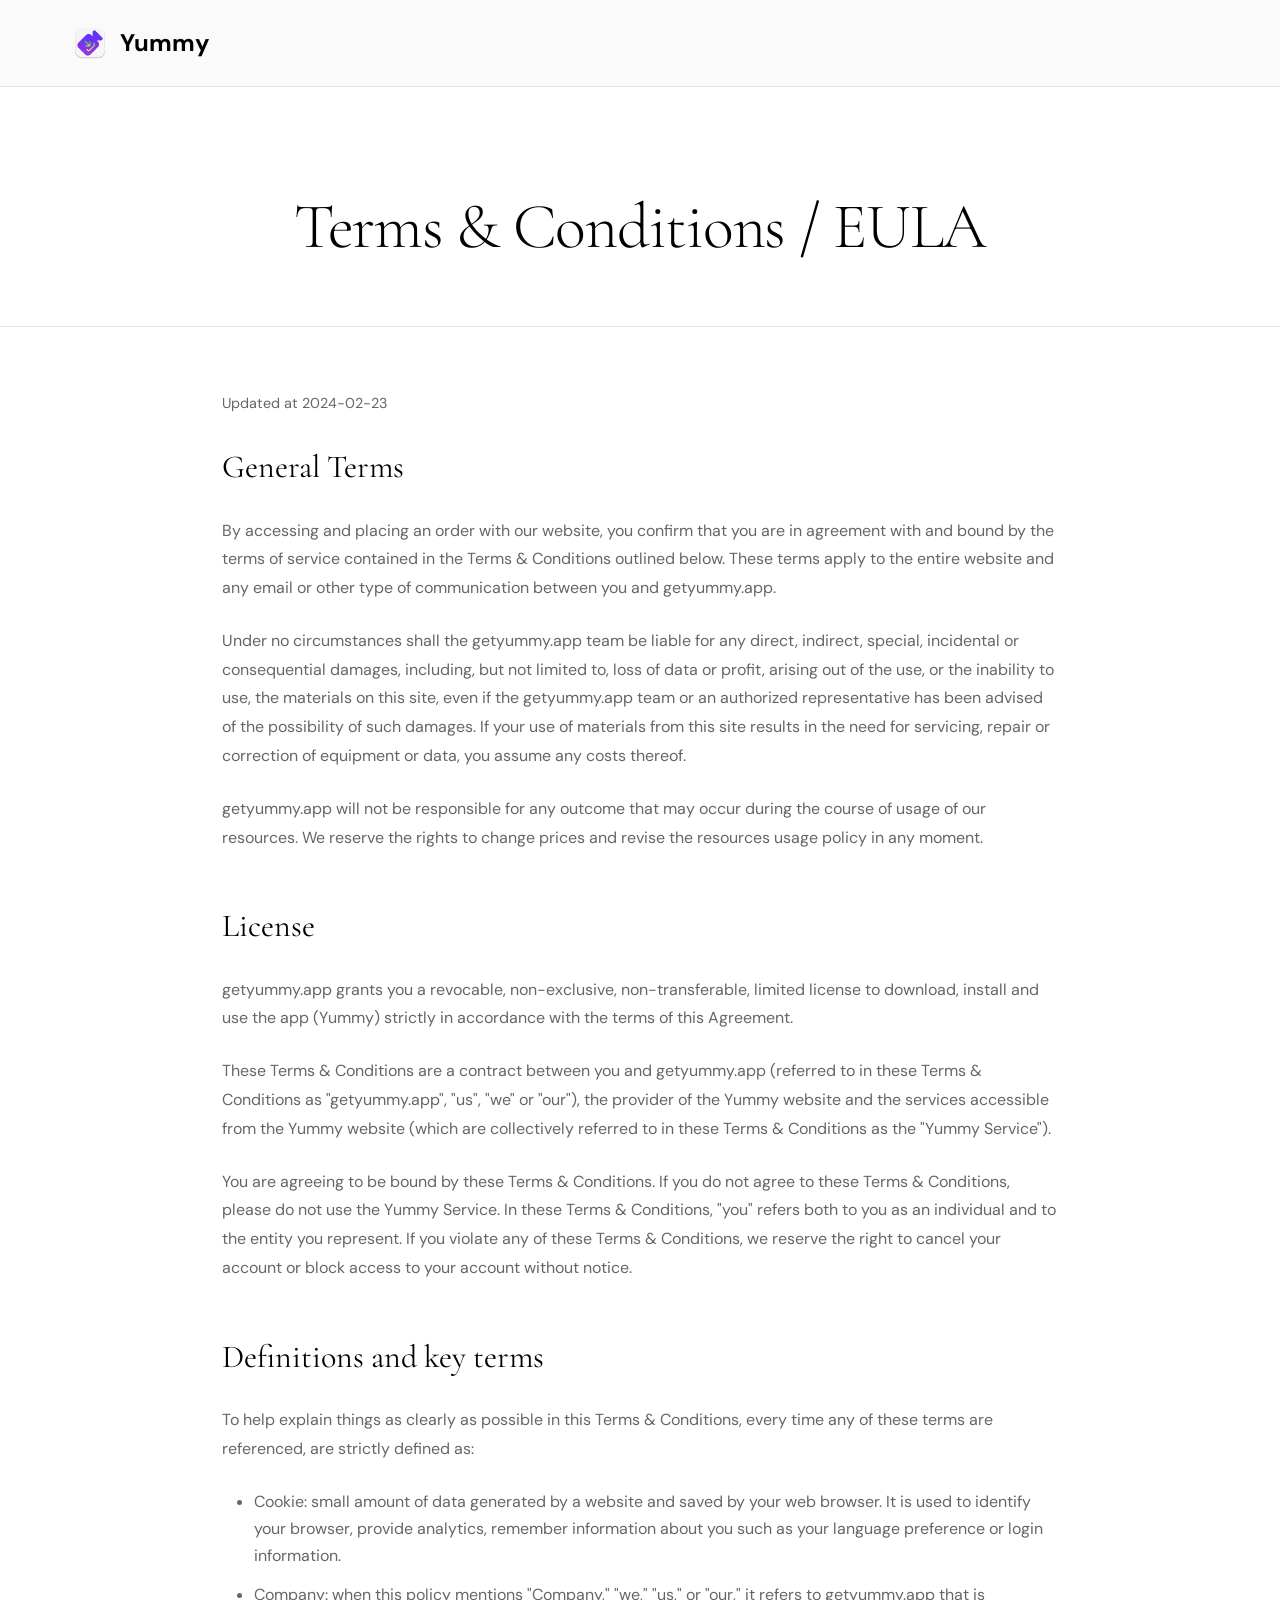
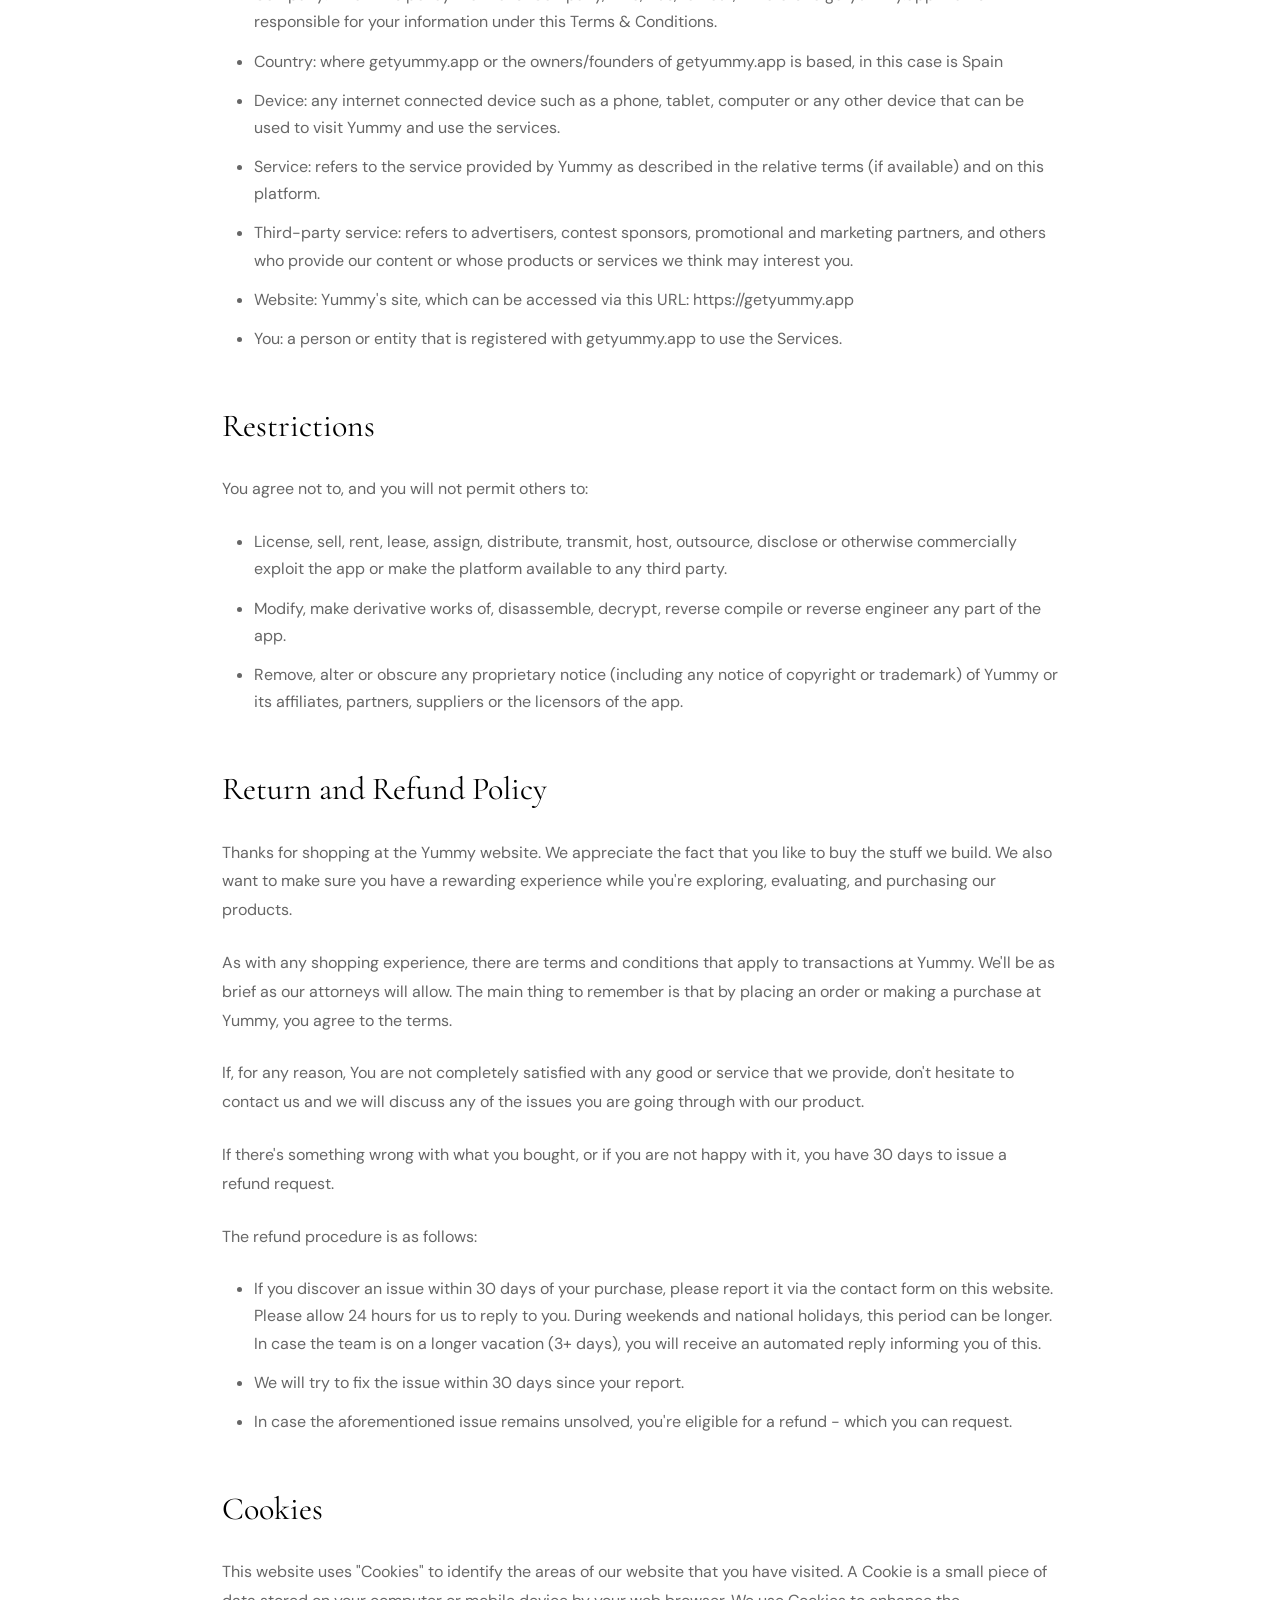
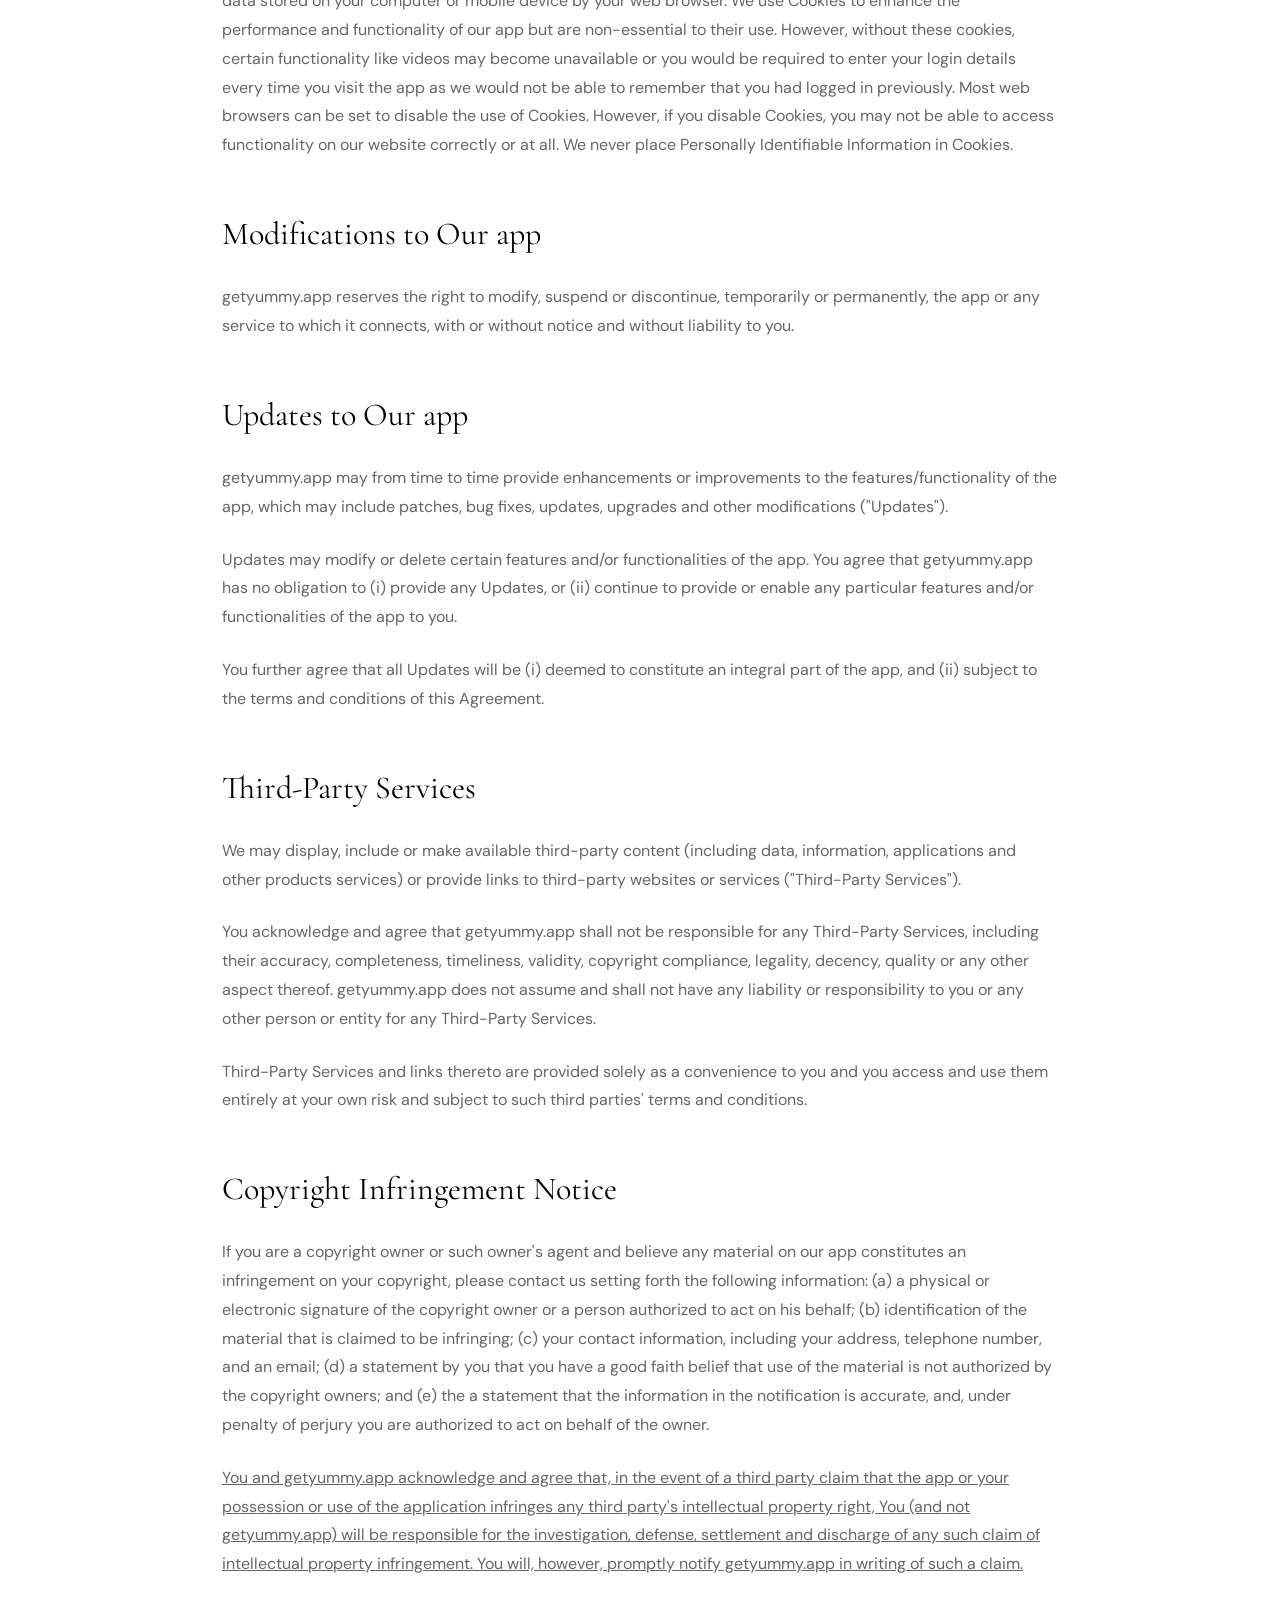
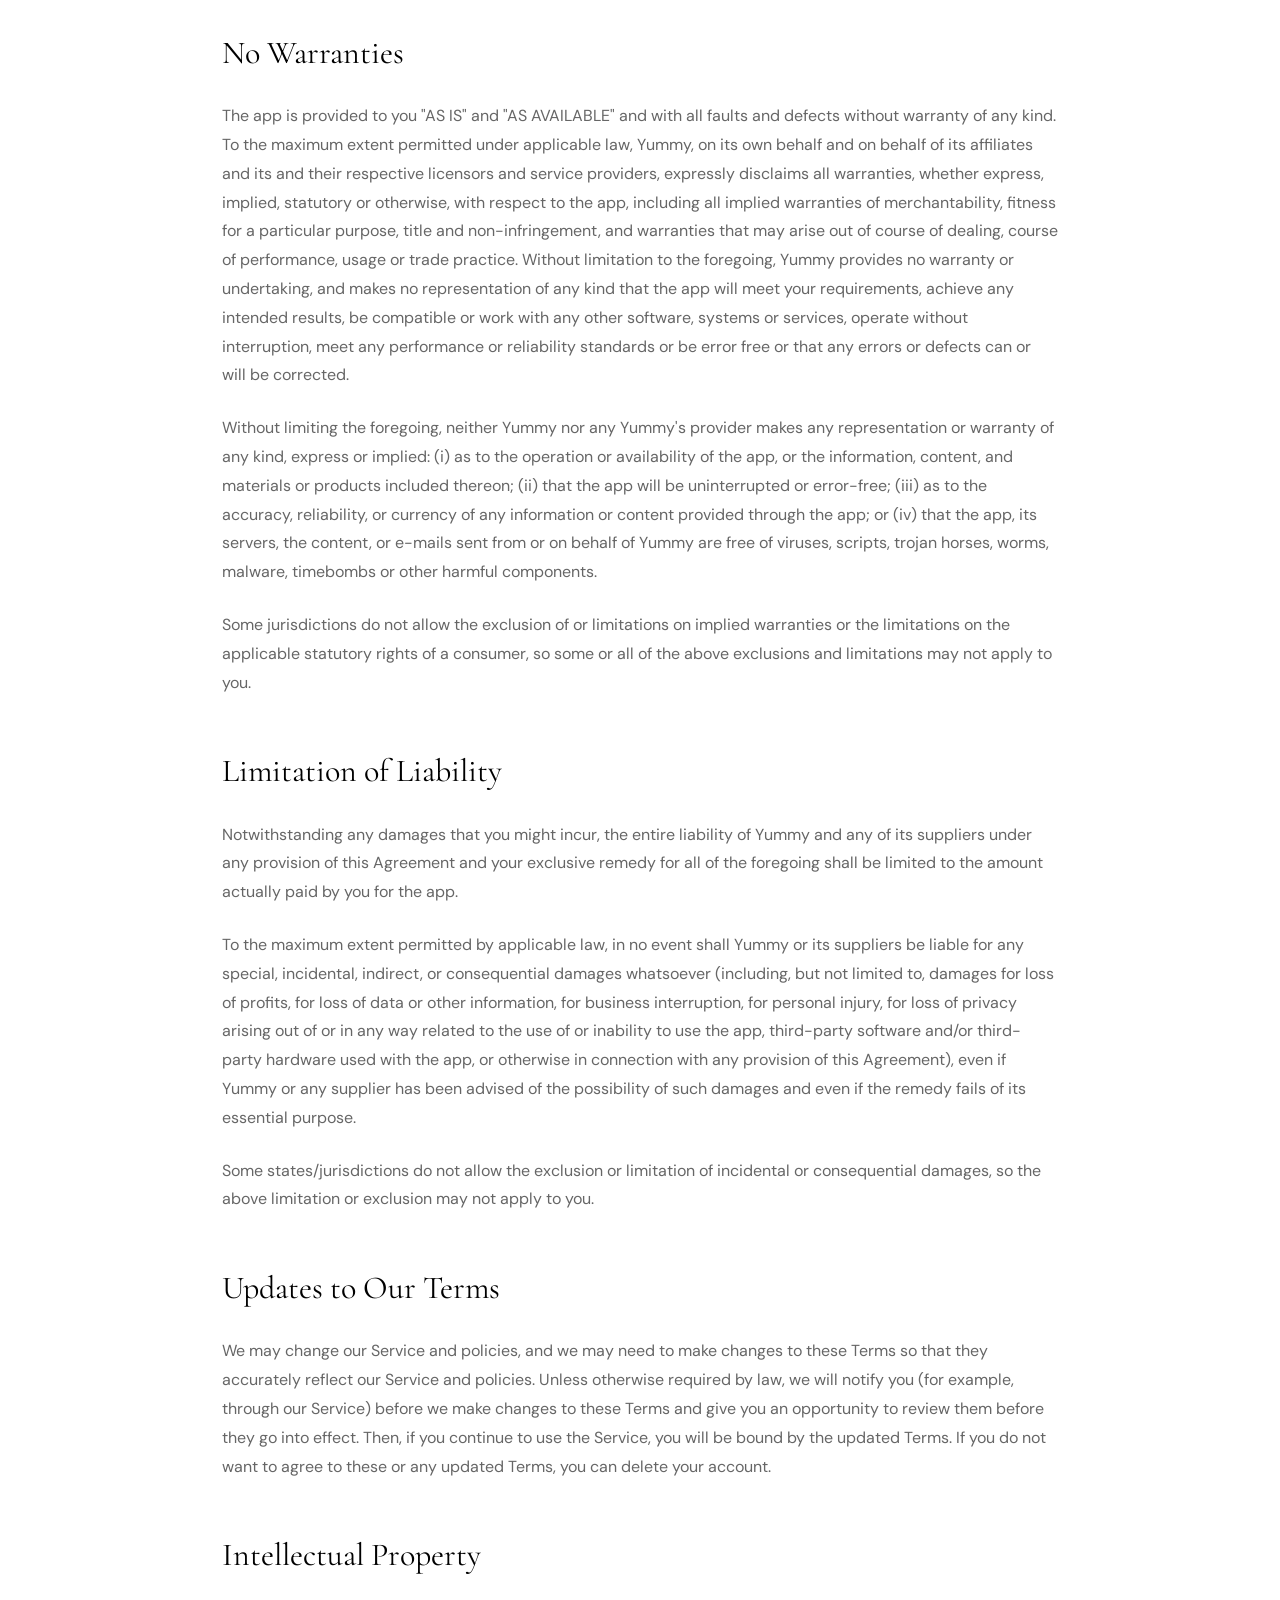
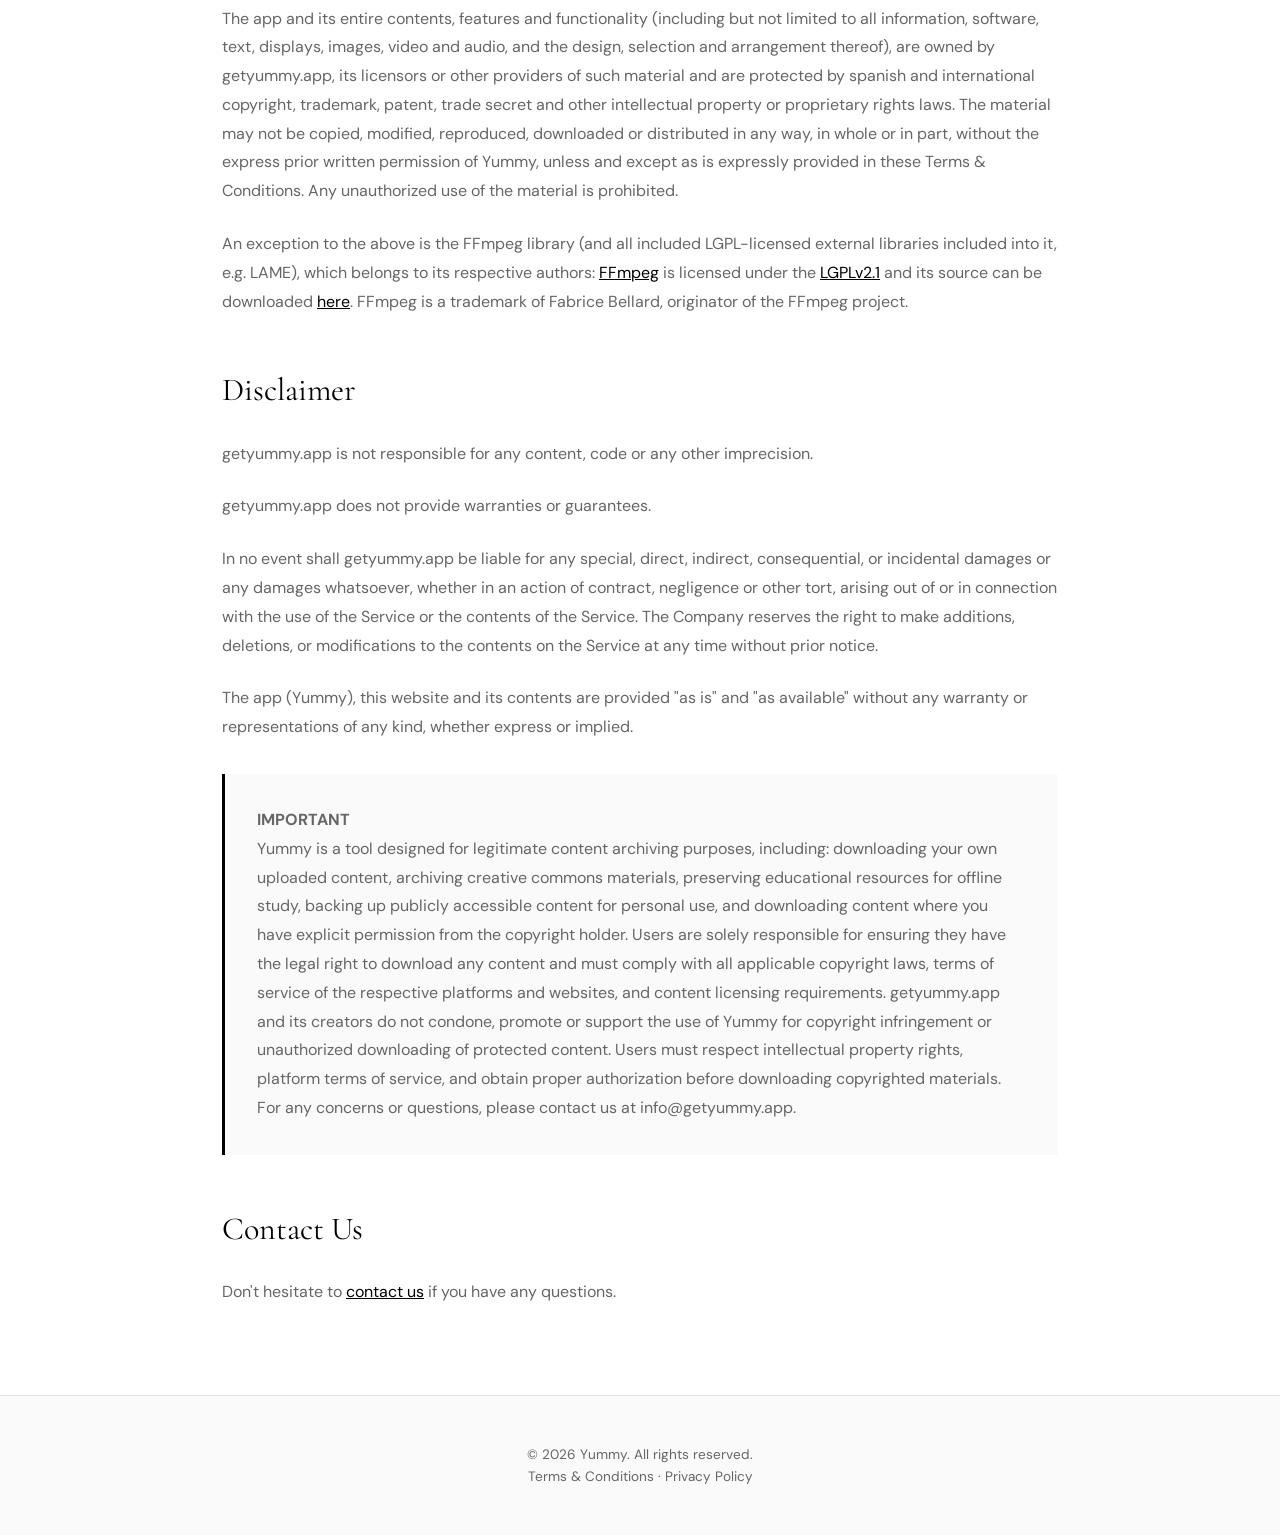
<file: tos.html>
<!doctype html>
<html lang="en">
<!-- Copyright (c) 2021, Dr.Kameleon -->

<head>
    <title>Yummy | Terms & Conditions</title>
    <script type="application/ld+json">
        {
          "@context": "https://schema.org",
          "@type": "SoftwareApplication",
          "image": "https://getyummy.app/images/logo.png",
          "name": "Yummy",
          "operatingSystem": "macOS",
          "description" : "Effortlessly download videos and music from popular video platforms and hundreds of supported websites. Convert and export them to your preferred format with just a few clicks. Perfect for archiving educational content, personal projects, and creative commons materials. Simple, fast, and no-fuss.",
          "downloadURL" : "https://github.com/YummyVideos/yummy/releases/latest/download/yummy.zip",
          "applicationCategory": "MultimediaApplication",
          "offers": {
            "@type": "Offer",
            "price": "14.99",
            "priceCurrency": "USD"
          }
        }
    </script>
    
    <!-- Meta -->
    <meta charset="utf-8">
    <meta name="viewport" content="width=device-width, initial-scale=1, shrink-to-fit=no">
    <meta name="description" content="Effortlessly download videos and music from popular video platforms and hundreds of supported websites. Convert and export them to your preferred format with just a few clicks. Perfect for archiving educational content, personal projects, and creative commons materials. Simple, fast, and no-fuss.">
    <meta name="keywords" content="video downloader, video archiving tool, media converter, mac video downloader, download educational videos, video backup tool, content archiving, mac app, media management">
    <meta name="robots" content="noindex">

    <link rel="canonical" href="https://getyummy.app">

    <!-- Open Graph / Facebook -->
    <meta property="og:type" content="website">
    <meta property="og:url" content="https://getyummy.app">
    <meta property="og:title" content="Yummy | Terms & Conditions">
    <meta property="og:description" content="Effortlessly download videos and music from popular video platforms and hundreds of supported websites. Convert and export them to your preferred format with just a few clicks. Perfect for archiving educational content, personal projects, and creative commons materials. Simple, fast, and no-fuss.">
    <meta property="og:image" content="https://getyummy.app/images/thumbshot.png">

    <!-- Twitter -->
    <meta property="twitter:card" content="summary_large_image">
    <meta property="twitter:url" content="https://getyummy.app">
    <meta property="twitter:title" content="Yummy | Terms & Conditions">
    <meta property="twitter:description" content="Effortlessly download videos and music from popular video platforms and hundreds of supported websites. Convert and export them to your preferred format with just a few clicks. Perfect for archiving educational content, personal projects, and creative commons materials. Simple, fast, and no-fuss.">
    <meta property="twitter:image" content="https://getyummy.app/images/thumbshot.png">

    <!-- FavIcon -->
    <link rel="apple-touch-icon" sizes="57x57" href="favico/apple-icon-57x57.png">
    <link rel="apple-touch-icon" sizes="60x60" href="favico/apple-icon-60x60.png">
    <link rel="apple-touch-icon" sizes="72x72" href="favico/apple-icon-72x72.png">
    <link rel="apple-touch-icon" sizes="76x76" href="favico/apple-icon-76x76.png">
    <link rel="apple-touch-icon" sizes="114x114" href="favico/apple-icon-114x114.png">
    <link rel="apple-touch-icon" sizes="120x120" href="favico/apple-icon-120x120.png">
    <link rel="apple-touch-icon" sizes="144x144" href="favico/apple-icon-144x144.png">
    <link rel="apple-touch-icon" sizes="152x152" href="favico/apple-icon-152x152.png">
    <link rel="apple-touch-icon" sizes="180x180" href="favico/apple-icon-180x180.png">
    <link rel="icon" type="image/png" sizes="192x192"  href="favico/android-icon-192x192.png">
    <link rel="icon" type="image/png" sizes="32x32" href="favico/favicon-32x32.png">
    <link rel="icon" type="image/png" sizes="96x96" href="favico/favicon-96x96.png">
    <link rel="icon" type="image/png" sizes="16x16" href="favico/favicon-16x16.png">
    <link rel="manifest" href="manifest.json">
    <meta name="msapplication-TileColor" content="#ffffff">
    <meta name="msapplication-TileImage" content="favico/ms-icon-144x144.png">
    <meta name="theme-color" content="#ffffff">

    <!-- Fonts -->
    <link rel="preconnect" href="https://fonts.googleapis.com">
    <link rel="preconnect" href="https://fonts.gstatic.com" crossorigin>
    <link href="https://fonts.googleapis.com/css2?family=DM+Sans:wght@400;500;700&family=Cormorant+Garamond:wght@300;400&display=swap" rel="stylesheet">

    <style>
        :root {
            --primary: #000;
            --secondary: #666;
            --accent: #0066FF;
            --bg: #FAFAFA;
            --white: #FFF;
            --border: #E5E5E5;
        }

        * {
            margin: 0;
            padding: 0;
            box-sizing: border-box;
        }

        body {
            font-family: 'DM Sans', -apple-system, BlinkMacSystemFont, sans-serif;
            color: var(--primary);
            background: var(--bg);
            line-height: 1.6;
            -webkit-font-smoothing: antialiased;
        }

        .container {
            max-width: 900px;
            margin: 0 auto;
            padding: 0 2rem;
        }

        /* Navigation */
        nav {
            position: fixed;
            top: 0;
            left: 0;
            right: 0;
            background: rgba(250, 250, 250, 0.95);
            backdrop-filter: blur(20px);
            z-index: 1000;
            border-bottom: 1px solid var(--border);
        }

        .nav-content {
            max-width: 1200px;
            margin: 0 auto;
            padding: 1.5rem 2rem;
            display: flex;
            justify-content: space-between;
            align-items: center;
        }

        .logo {
            display: flex;
            align-items: center;
            gap: 0.75rem;
            font-size: 1.5rem;
            font-weight: 700;
            text-decoration: none;
            color: var(--primary);
        }

        .logo img {
            width: 36px;
            height: 36px;
        }

        /* Hero */
        .hero {
            padding: 12rem 0 4rem;
            text-align: center;
            background: var(--white);
            border-bottom: 1px solid var(--border);
        }

        .hero h1 {
            font-family: 'Cormorant Garamond', serif;
            font-size: clamp(2.5rem, 6vw, 4rem);
            font-weight: 300;
            line-height: 1.1;
            letter-spacing: -0.02em;
        }

        /* Content */
        .content {
            padding: 4rem 0;
            background: var(--white);
        }

        .content p {
            margin-bottom: 1.5rem;
            color: var(--secondary);
            line-height: 1.8;
        }

        .content h2 {
            font-family: 'Cormorant Garamond', serif;
            font-size: 2rem;
            font-weight: 400;
            margin: 3rem 0 1.5rem;
            color: var(--primary);
        }

        .content h2:first-of-type {
            margin-top: 0;
        }

        .content ul {
            margin: 1rem 0 1.5rem 2rem;
            color: var(--secondary);
        }

        .content li {
            margin-bottom: 0.75rem;
            line-height: 1.7;
        }

        .content a {
            color: var(--primary);
            text-decoration: underline;
        }

        .content a:hover {
            color: var(--accent);
        }

        .highlight {
            background: var(--bg);
            padding: 2rem;
            border-left: 3px solid var(--primary);
            margin: 2rem 0;
        }

        .highlight p {
            margin-bottom: 0;
        }

        .updated {
            color: var(--secondary);
            font-size: 0.9rem;
            margin-bottom: 2rem;
        }

        /* Footer */
        footer {
            padding: 3rem 0;
            border-top: 1px solid var(--border);
            text-align: center;
        }

        .footer-content {
            max-width: 900px;
            margin: 0 auto;
        }

        .footer-links {
            font-size: 0.85rem;
            color: var(--secondary);
        }

        .footer-links a {
            color: var(--secondary);
            text-decoration: none;
            transition: color 0.2s;
        }

        .footer-links a:hover {
            color: var(--primary);
        }

        /* Responsive */
        @media (max-width: 768px) {
            .hero {
                padding: 10rem 0 3rem;
            }

            .content {
                padding: 3rem 0;
            }

            .content h2 {
                font-size: 1.5rem;
            }
        }
    </style>

    <script async src="https://cdn.paddle.com/paddle/paddle.js" onLoad="Paddle.Setup({vendor: 8559});"></script>
    
    <!-- Google Analytics -->
    <script async src="https://www.googletagmanager.com/gtag/js?id=G-8RJ3T54GXT"></script>
    <script>
      window.dataLayer = window.dataLayer || [];
      function gtag(){dataLayer.push(arguments);}
      gtag('js', new Date());
      gtag('config', 'G-8RJ3T54GXT');
    </script>
</head>

<body>
    <!-- Navigation -->
    <nav>
        <div class="nav-content">
            <a href="index.html" class="logo">
                <img src="images/logo.png" alt="Yummy Logo">
                <span>Yummy</span>
            </a>
        </div>
    </nav>

    <!-- Hero Section -->
    <section class="hero">
        <div class="container">
            <h1>Terms & Conditions / EULA</h1>
        </div>
    </section>

    <!-- Content Section -->
    <section class="content">
        <div class="container">
            <p class="updated">Updated at 2024-02-23</p>
            
            <h2>General Terms</h2>
            <p>By accessing and placing an order with our website, you confirm that you are in agreement with and bound by the terms of service contained in the Terms & Conditions outlined below. These terms apply to the entire website and any email or other type of communication between you and getyummy.app.</p>
            <p>Under no circumstances shall the getyummy.app team be liable for any direct, indirect, special, incidental or consequential damages, including, but not limited to, loss of data or profit, arising out of the use, or the inability to use, the materials on this site, even if the getyummy.app team or an authorized representative has been advised of the possibility of such damages. If your use of materials from this site results in the need for servicing, repair or correction of equipment or data, you assume any costs thereof.</p>
            <p>getyummy.app will not be responsible for any outcome that may occur during the course of usage of our resources. We reserve the rights to change prices and revise the resources usage policy in any moment.</p>
            
            <h2>License</h2>
            <p>getyummy.app grants you a revocable, non-exclusive, non-transferable, limited license to download, install and use the app (Yummy) strictly in accordance with the terms of this Agreement.</p>
            <p>These Terms & Conditions are a contract between you and getyummy.app (referred to in these Terms & Conditions as "getyummy.app", "us", "we" or "our"), the provider of the Yummy website and the services accessible from the Yummy website (which are collectively referred to in these Terms & Conditions as the "Yummy Service").</p>
            <p>You are agreeing to be bound by these Terms & Conditions. If you do not agree to these Terms & Conditions, please do not use the Yummy Service. In these Terms & Conditions, "you" refers both to you as an individual and to the entity you represent. If you violate any of these Terms & Conditions, we reserve the right to cancel your account or block access to your account without notice.</p>
            
            <h2>Definitions and key terms</h2>
            <p>To help explain things as clearly as possible in this Terms & Conditions, every time any of these terms are referenced, are strictly defined as:</p>
            <ul>
                <li>Cookie: small amount of data generated by a website and saved by your web browser. It is used to identify your browser, provide analytics, remember information about you such as your language preference or login information.</li>
                <li>Company: when this policy mentions "Company," "we," "us," or "our," it refers to getyummy.app that is responsible for your information under this Terms & Conditions.</li>
                <li>Country: where getyummy.app or the owners/founders of getyummy.app is based, in this case is Spain</li>
                <li>Device: any internet connected device such as a phone, tablet, computer or any other device that can be used to visit Yummy and use the services.</li>
                <li>Service: refers to the service provided by Yummy as described in the relative terms (if available) and on this platform.</li>
                <li>Third-party service: refers to advertisers, contest sponsors, promotional and marketing partners, and others who provide our content or whose products or services we think may interest you.</li>
                <li>Website: Yummy's site, which can be accessed via this URL: https://getyummy.app</li>
                <li>You: a person or entity that is registered with getyummy.app to use the Services.</li>
            </ul>
            
            <h2>Restrictions</h2>
            <p>You agree not to, and you will not permit others to:</p>
            <ul>
                <li>License, sell, rent, lease, assign, distribute, transmit, host, outsource, disclose or otherwise commercially exploit the app or make the platform available to any third party.</li>
                <li>Modify, make derivative works of, disassemble, decrypt, reverse compile or reverse engineer any part of the app.</li>
                <li>Remove, alter or obscure any proprietary notice (including any notice of copyright or trademark) of Yummy or its affiliates, partners, suppliers or the licensors of the app.</li>
            </ul>

            <h2>Return and Refund Policy</h2>
            <p>Thanks for shopping at the Yummy website. We appreciate the fact that you like to buy the stuff we build. We also want to make sure you have a rewarding experience while you're exploring, evaluating, and purchasing our products.</p>
            <p>As with any shopping experience, there are terms and conditions that apply to transactions at Yummy. We'll be as brief as our attorneys will allow. The main thing to remember is that by placing an order or making a purchase at Yummy, you agree to the terms.</p>
            <p>If, for any reason, You are not completely satisfied with any good or service that we provide, don't hesitate to contact us and we will discuss any of the issues you are going through with our product.</p>
            <p>If there's something wrong with what you bought, or if you are not happy with it, you have 30 days to issue a refund request.</p>
            <p>The refund procedure is as follows:</p>
            <ul>
                <li>If you discover an issue within 30 days of your purchase, please report it via the contact form on this website. Please allow 24 hours for us to reply to you. During weekends and national holidays, this period can be longer. In case the team is on a longer vacation (3+ days), you will receive an automated reply informing you of this.</li>
                <li>We will try to fix the issue within 30 days since your report.</li>
                <li>In case the aforementioned issue remains unsolved, you're eligible for a refund - which you can request.</li>
            </ul>
            
            <h2>Cookies</h2>
            <p>This website uses "Cookies" to identify the areas of our website that you have visited. A Cookie is a small piece of data stored on your computer or mobile device by your web browser. We use Cookies to enhance the performance and functionality of our app but are non-essential to their use. However, without these cookies, certain functionality like videos may become unavailable or you would be required to enter your login details every time you visit the app as we would not be able to remember that you had logged in previously. Most web browsers can be set to disable the use of Cookies. However, if you disable Cookies, you may not be able to access functionality on our website correctly or at all. We never place Personally Identifiable Information in Cookies.</p>
            
            <h2>Modifications to Our app</h2>
            <p>getyummy.app reserves the right to modify, suspend or discontinue, temporarily or permanently, the app or any service to which it connects, with or without notice and without liability to you.</p>
            
            <h2>Updates to Our app</h2>
            <p>getyummy.app may from time to time provide enhancements or improvements to the features/functionality of the app, which may include patches, bug fixes, updates, upgrades and other modifications ("Updates").</p>
            <p>Updates may modify or delete certain features and/or functionalities of the app. You agree that getyummy.app has no obligation to (i) provide any Updates, or (ii) continue to provide or enable any particular features and/or functionalities of the app to you.</p>
            <p>You further agree that all Updates will be (i) deemed to constitute an integral part of the app, and (ii) subject to the terms and conditions of this Agreement.</p>
            
            <h2>Third-Party Services</h2>
            <p>We may display, include or make available third-party content (including data, information, applications and other products services) or provide links to third-party websites or services ("Third-Party Services").</p>
            <p>You acknowledge and agree that getyummy.app shall not be responsible for any Third-Party Services, including their accuracy, completeness, timeliness, validity, copyright compliance, legality, decency, quality or any other aspect thereof. getyummy.app does not assume and shall not have any liability or responsibility to you or any other person or entity for any Third-Party Services.</p>
            <p>Third-Party Services and links thereto are provided solely as a convenience to you and you access and use them entirely at your own risk and subject to such third parties' terms and conditions.</p>
            
            <h2>Copyright Infringement Notice</h2>
            <p>If you are a copyright owner or such owner's agent and believe any material on our app constitutes an infringement on your copyright, please contact us setting forth the following information: (a) a physical or electronic signature of the copyright owner or a person authorized to act on his behalf; (b) identification of the material that is claimed to be infringing; (c) your contact information, including your address, telephone number, and an email; (d) a statement by you that you have a good faith belief that use of the material is not authorized by the copyright owners; and (e) the a statement that the information in the notification is accurate, and, under penalty of perjury you are authorized to act on behalf of the owner.</p>
            <p><u>You and getyummy.app acknowledge and agree that, in the event of a third party claim that the app or your possession or use of the application infringes any third party's intellectual property right, You (and not getyummy.app) will be responsible for the investigation, defense, settlement and discharge of any such claim of intellectual property infringement. You will, however, promptly notify getyummy.app in writing of such a claim.</u></p>
            
            <h2>No Warranties</h2>
            <p>The app is provided to you "AS IS" and "AS AVAILABLE" and with all faults and defects without warranty of any kind. To the maximum extent permitted under applicable law, Yummy, on its own behalf and on behalf of its affiliates and its and their respective licensors and service providers, expressly disclaims all warranties, whether express, implied, statutory or otherwise, with respect to the app, including all implied warranties of merchantability, fitness for a particular purpose, title and non-infringement, and warranties that may arise out of course of dealing, course of performance, usage or trade practice. Without limitation to the foregoing, Yummy provides no warranty or undertaking, and makes no representation of any kind that the app will meet your requirements, achieve any intended results, be compatible or work with any other software, systems or services, operate without interruption, meet any performance or reliability standards or be error free or that any errors or defects can or will be corrected.</p>
            <p>Without limiting the foregoing, neither Yummy nor any Yummy's provider makes any representation or warranty of any kind, express or implied: (i) as to the operation or availability of the app, or the information, content, and materials or products included thereon; (ii) that the app will be uninterrupted or error-free; (iii) as to the accuracy, reliability, or currency of any information or content provided through the app; or (iv) that the app, its servers, the content, or e-mails sent from or on behalf of Yummy are free of viruses, scripts, trojan horses, worms, malware, timebombs or other harmful components.</p>
            <p>Some jurisdictions do not allow the exclusion of or limitations on implied warranties or the limitations on the applicable statutory rights of a consumer, so some or all of the above exclusions and limitations may not apply to you.</p>
            
            <h2>Limitation of Liability</h2>
            <p>Notwithstanding any damages that you might incur, the entire liability of Yummy and any of its suppliers under any provision of this Agreement and your exclusive remedy for all of the foregoing shall be limited to the amount actually paid by you for the app.</p>
            <p>To the maximum extent permitted by applicable law, in no event shall Yummy or its suppliers be liable for any special, incidental, indirect, or consequential damages whatsoever (including, but not limited to, damages for loss of profits, for loss of data or other information, for business interruption, for personal injury, for loss of privacy arising out of or in any way related to the use of or inability to use the app, third-party software and/or third-party hardware used with the app, or otherwise in connection with any provision of this Agreement), even if Yummy or any supplier has been advised of the possibility of such damages and even if the remedy fails of its essential purpose.</p>
            <p>Some states/jurisdictions do not allow the exclusion or limitation of incidental or consequential damages, so the above limitation or exclusion may not apply to you.</p>
            
            <h2>Updates to Our Terms</h2>
            <p>We may change our Service and policies, and we may need to make changes to these Terms so that they accurately reflect our Service and policies. Unless otherwise required by law, we will notify you (for example, through our Service) before we make changes to these Terms and give you an opportunity to review them before they go into effect. Then, if you continue to use the Service, you will be bound by the updated Terms. If you do not want to agree to these or any updated Terms, you can delete your account.</p>
            
            <h2>Intellectual Property</h2>
            <p>The app and its entire contents, features and functionality (including but not limited to all information, software, text, displays, images, video and audio, and the design, selection and arrangement thereof), are owned by getyummy.app, its licensors or other providers of such material and are protected by spanish and international copyright, trademark, patent, trade secret and other intellectual property or proprietary rights laws. The material may not be copied, modified, reproduced, downloaded or distributed in any way, in whole or in part, without the express prior written permission of Yummy, unless and except as is expressly provided in these Terms & Conditions. Any unauthorized use of the material is prohibited.</p>

            
            <p>An exception to the above is the FFmpeg library (and all included LGPL-licensed external libraries included into it, e.g. LAME), which belongs to its respective authors: <a href='http://ffmpeg.org'>FFmpeg</a> is licensed under the <a href='http://www.gnu.org/licenses/old-licenses/lgpl-2.1.html'>LGPLv2.1</a> and its source can be downloaded <a href='https://getyummy.app/ffmpeg.zip'>here</a>. FFmpeg is a trademark of Fabrice Bellard, originator of the FFmpeg project.</p>
            
            
            <h2>Disclaimer</h2>
            <p>getyummy.app is not responsible for any content, code or any other imprecision.</p>
            <p>getyummy.app does not provide warranties or guarantees.</p>
            <p>In no event shall getyummy.app be liable for any special, direct, indirect, consequential, or incidental damages or any damages whatsoever, whether in an action of contract, negligence or other tort, arising out of or in connection with the use of the Service or the contents of the Service. The Company reserves the right to make additions, deletions, or modifications to the contents on the Service at any time without prior notice.</p>
            <p>The app (Yummy), this website and its contents are provided "as is" and "as available" without any warranty or representations of any kind, whether express or implied.</p>

            
            <div class="highlight">
                <p><strong>IMPORTANT</strong></p>
                <p>Yummy is a tool designed for legitimate content archiving purposes, including: downloading your own uploaded content, archiving creative commons materials, preserving educational resources for offline study, backing up publicly accessible content for personal use, and downloading content where you have explicit permission from the copyright holder. Users are solely responsible for ensuring they have the legal right to download any content and must comply with all applicable copyright laws, terms of service of the respective platforms and websites, and content licensing requirements. getyummy.app and its creators do not condone, promote or support the use of Yummy for copyright infringement or unauthorized downloading of protected content. Users must respect intellectual property rights, platform terms of service, and obtain proper authorization before downloading copyrighted materials. For any concerns or questions, please contact us at info@getyummy.app.</p>
            </div>
            
            
            <h2>Contact Us</h2>
            <p>Don't hesitate to <a href='mailto:info@getyummy.app'>contact us</a> if you have any questions.</p>
        </div>
    </section>

    <!-- Footer -->
    <footer>
        <div class="container">
            <div class="footer-content">
                <div class="footer-links">
                    <p>© 2026 Yummy. All rights reserved.</p>
                    <p><a href="https://getyummy.app/tos.html">Terms & Conditions</a> · <a href="/privacy.html">Privacy Policy</a></p>
                </div>
            </div>
        </div>
    </footer>

</body>
</html>
</file>
